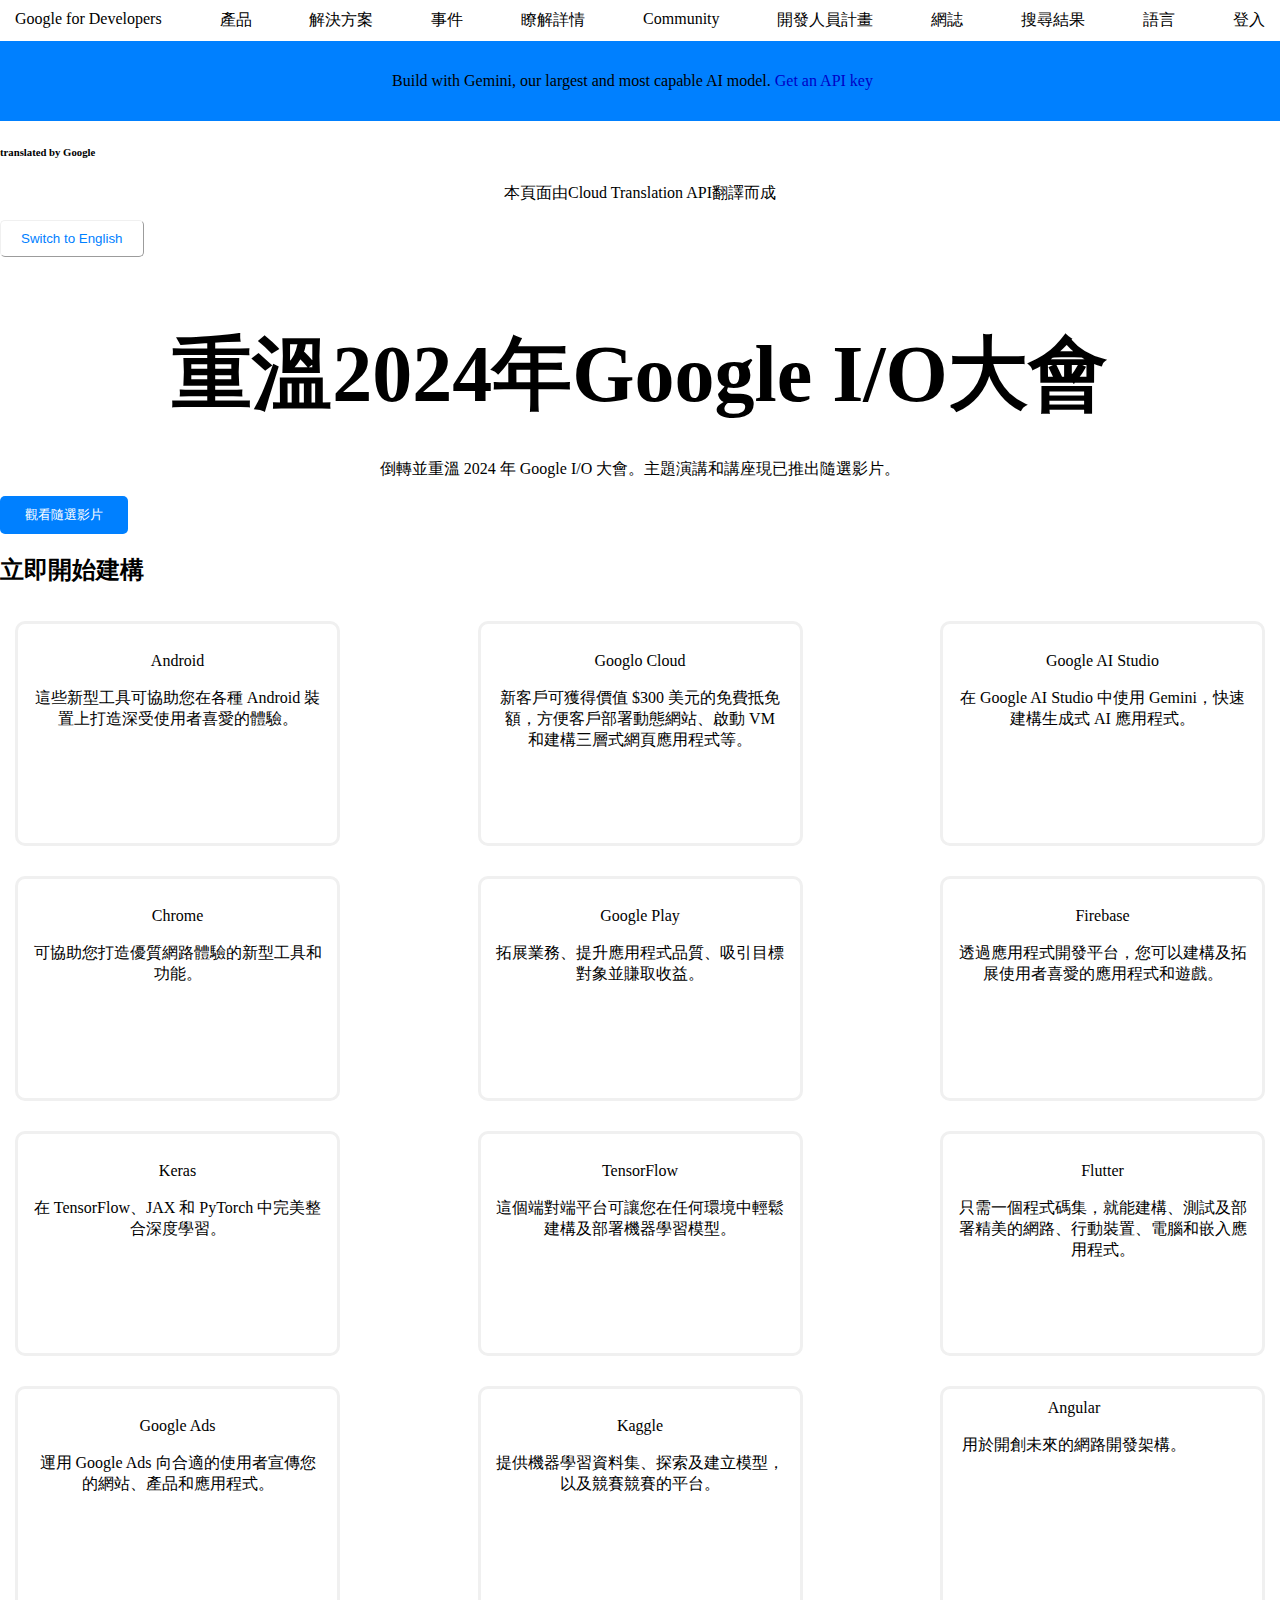
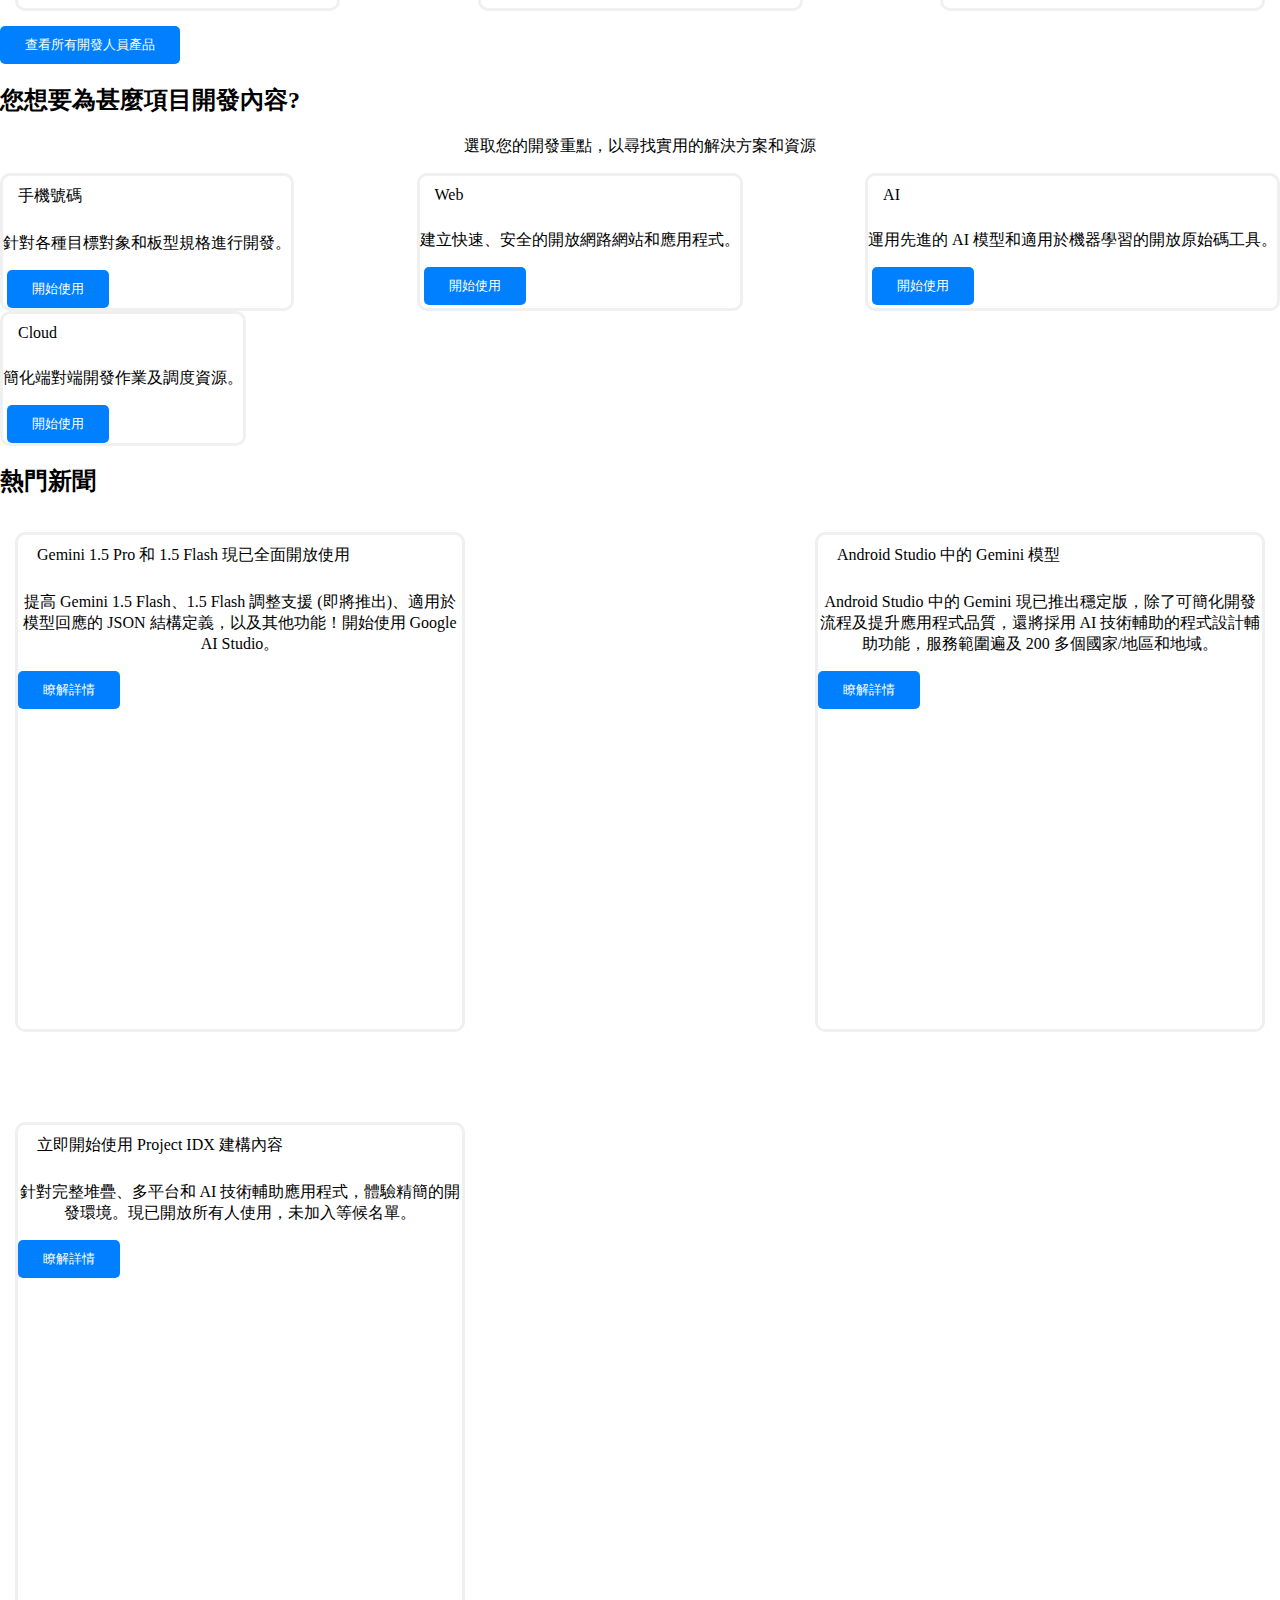
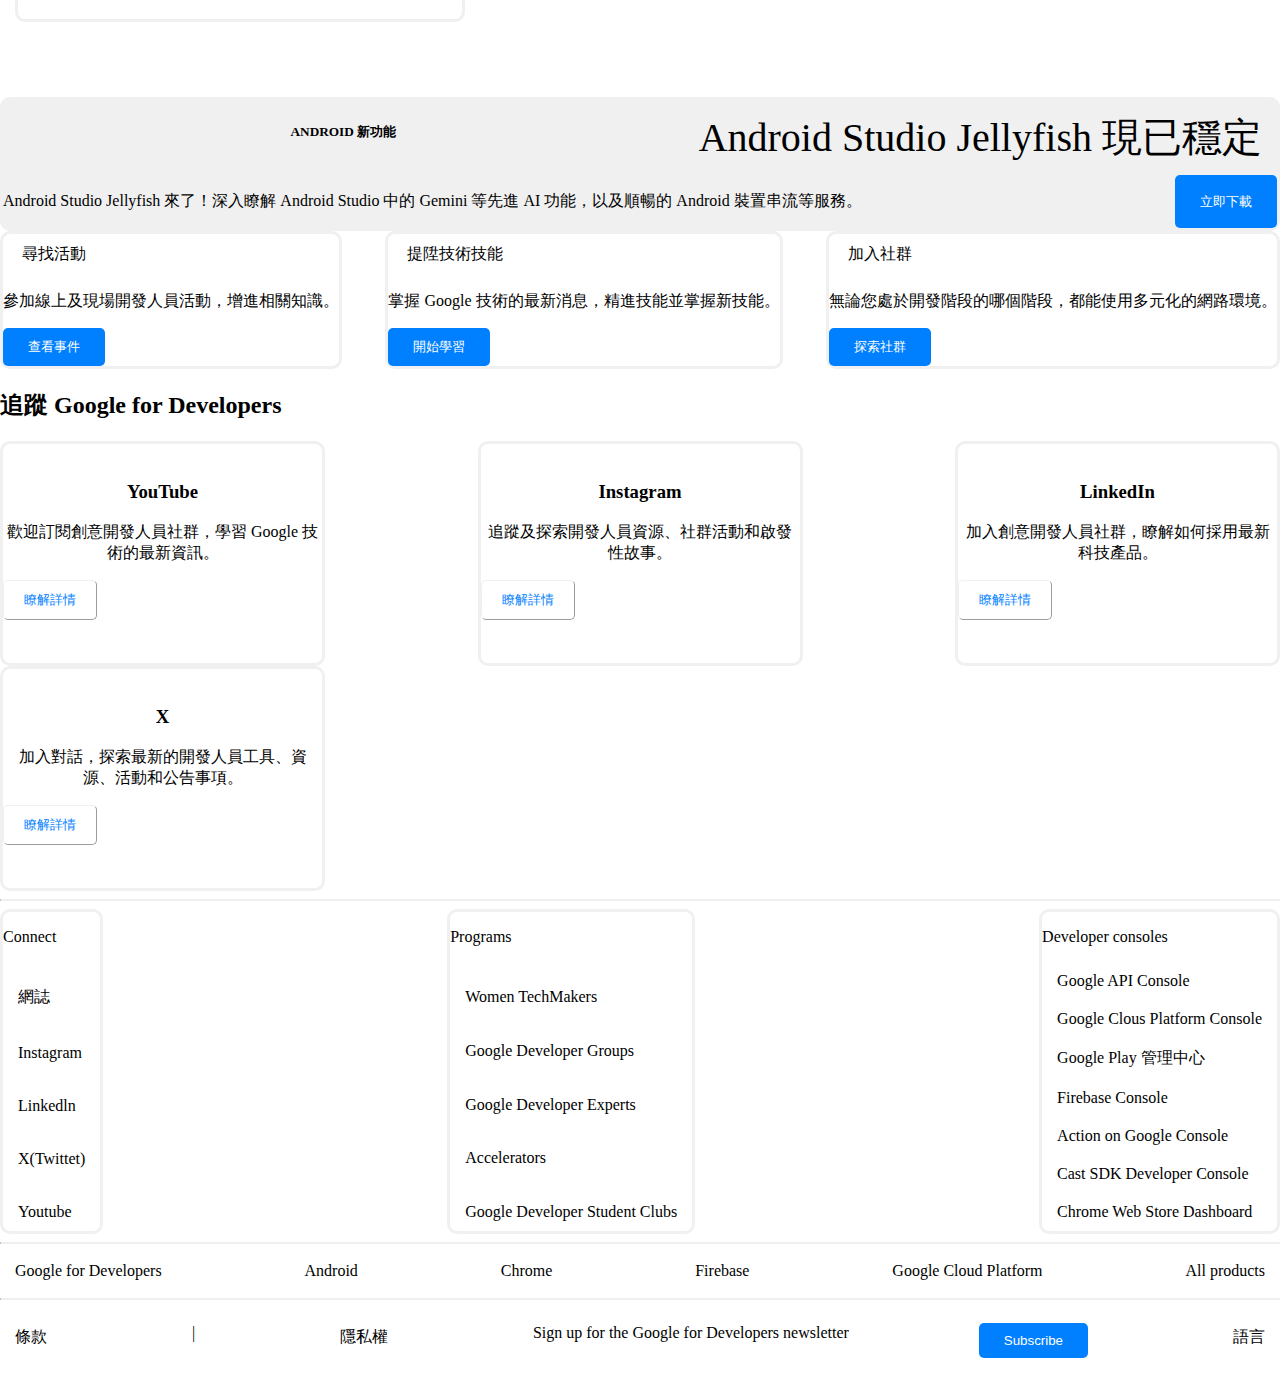
<file: Week-1/Assignment-4/index.html>
<!DOCTYPE html>
<html lang="en">
  <head>
    <meta charset="UTF-8">
    <meta name="viewport" content="width=device-width, initial-scale=1.0">
    
    <title>Google開發人員專區 - 從AI和雲端，到行動裝置和網頁 | Google for Developers </title>
    
    <link rel="stylesheet" href="css/style.css">
    <link rel="stylesheet" href="css/flexbox.css">
    
  </head>
    
  <body>
    
    <nav class="main-nav">
        <div>
            <a href="#">Google for Developers</a>
        </div>
        
        <div class="item-1 item">
            <a href="#">產品</a>
        </div>
        
        <div class="item-2 item">
            <a href="#">解決方案</a>
        </div>
        
        <div class="item-3 item">
            <a href="#">事件</a>
        </div>
        
        <div class="item-4 item">
            <a href="#">瞭解詳情</a>
        </div>
        
        <div class="item-5 item">
             <a href="#">Community</a>
        </div>

        <div class="item-6 item">
            <a href="#">開發人員計畫</a>
        </div>

        <div class="item-7 item">
            <a href="#">網誌</a>
        </div>

        <div class="item-8 item">
            <a href="#">搜尋結果</a>
        </div>

        <div class="item-9 item">
            <a href="#">語言</a>
        </div>

        <div class="item-10 item">
            <a href="#">登入</a>
        </div>
    </nav>

    <main class="main">

        <section class="first-sec">
            <p>
                Build with Gemini, our largest and most capable AI model.
                <a href="#">Get an API key</a>
            </p>
        </section>

        <section class="second-sec">
            <p>
                <h6>translated by Google</h6>
                <p>本頁面由Cloud Translation API翻譯而成</p>
            </p>

            <button class="white">Switch to English</button>
        </section>

        <section class="third-sec">
            <h1>重溫2024年Google I/O大會</h1>
            <p>倒轉並重溫 2024 年 Google I/O 大會。主題演講和講座現已推出隨選影片。</p>
            <button>觀看隨選影片</button>
            <img>
        </section>

        <section class="fourth-sec">
            
        </section>

        <section class="fifth-sec">
            <h2>立即開始建構</h2>
            <div class="container">
                <div>
                    <img>
                    <a href="#">
                        Android<br>
                        <br>
                        這些新型工具可協助您在各種 Android 裝置上打造深受使用者喜愛的體驗。
                    </a>
                </div>
                <div>
                    <img>
                    <a href="#">
                        Googlo Cloud<br>
                        <br>
                        新客戶可獲得價值 $300 美元的免費抵免額，方便客戶部署動態網站、啟動 VM 和建構三層式網頁應用程式等。
                    </a>
                </div>
                <div>
                    <img>
                    <a href="#">
                        Google AI Studio<br>
                        <br>
                        在 Google AI Studio 中使用 Gemini，快速建構生成式 AI 應用程式。
                    </a>
                </div>
                <div>
                    <img>
                    <a href="#">
                        Chrome<br>
                        <br>
                        可協助您打造優質網路體驗的新型工具和功能。
                    </a>
                </div>
                <div>
                    <img>
                    <a href="#">
                        Google Play<br>
                        <br>
                        拓展業務、提升應用程式品質、吸引目標對象並賺取收益。
                    </a>
                </div>
                <div>
                    <img>
                    <a href="#">
                        Firebase<br>
                        <br>
                        透過應用程式開發平台，您可以建構及拓展使用者喜愛的應用程式和遊戲。
                    </a>
                </div>
                <div>
                    <img>
                    <a href="#">
                        Keras<br>
                        <br>
                        在 TensorFlow、JAX 和 PyTorch 中完美整合深度學習。
                    </a>
                </div>
                <div>
                    <img>
                    <a href="#">
                        TensorFlow<br>
                        <br>
                        這個端對端平台可讓您在任何環境中輕鬆建構及部署機器學習模型。
                    </a>
                </div>
                <div>
                    <img>
                    <a href="#">
                        Flutter<br>
                        <br>
                        只需一個程式碼集，就能建構、測試及部署精美的網路、行動裝置、電腦和嵌入應用程式。
                    </a>
                </div>
                <div>
                    <img>
                    <a href="#">
                        Google Ads<br>
                        <br>
                        運用 Google Ads 向合適的使用者宣傳您的網站、產品和應用程式。
                    </a>
                </div>
                <div>
                    <img>
                    <a href="#">
                        Kaggle<br>
                        <br>
                        提供機器學習資料集、探索及建立模型，以及競賽競賽的平台。
                    </a>
                </div>
                <div>
                    <img>
                    <a href="#">
                        Angular<br>
                        <br>
                        用於開創未來的網路開發架構。
                    </a>
                </div>
            </div>

            <button>查看所有開發人員產品</button>

        </section>

        <section class="six-sec">
            <h2>您想要為甚麼項目開發內容?</h2>
            <p>選取您的開發重點，以尋找實用的解決方案和資源</p>
            <div class="container">
                <div>
                    <a href="#">手機號碼</a>
                    <p>針對各種目標對象和板型規格進行開發。</p>
                    <img>
                    <button>開始使用</button>
                </div>
                <div>
                    <a href="#">Web</a>
                    <p>建立快速、安全的開放網路網站和應用程式。</p>
                    <img>
                    <button>開始使用</button>
                </div>
                <div>
                    <a href="#">AI</a>
                    <p>運用先進的 AI 模型和適用於機器學習的開放原始碼工具。</p>
                    <img>
                    <button>開始使用</button>
                </div>
                <div>
                    <a href="#">Cloud</a>
                    <p>簡化端對端開發作業及調度資源。</p>
                    <img>
                    <button>開始使用</button>
                </div>
            </div>
        </section>

        <section class="seven-sec">
            <h2>熱門新聞</h2>
            <div class="container">
                <div>
                    <img>
                    <a href="#">Gemini 1.5 Pro 和 1.5 Flash 現已全面開放使用</a>
                    <p>提高 Gemini 1.5 Flash、1.5 Flash 調整支援 (即將推出)、適用於模型回應的 JSON 結構定義，以及其他功能！開始使用 Google AI Studio。</p>
                    <button>瞭解詳情</button>
                </div>
                <div>
                    <img>
                    <a href="#">Android Studio 中的 Gemini 模型</a>
                    <p>Android Studio 中的 Gemini 現已推出穩定版，除了可簡化開發流程及提升應用程式品質，還將採用 AI 技術輔助的程式設計輔助功能，服務範圍遍及 200 多個國家/地區和地域。</p>
                    <button>瞭解詳情</button>
                </div>
                <div>
                    <img>
                    <a href="#">立即開始使用 Project IDX 建構內容</a>
                    <p>針對完整堆疊、多平台和 AI 技術輔助應用程式，體驗精簡的開發環境。現已開放所有人使用，未加入等候名單。</p>
                    <button>瞭解詳情</button>
                </div>
            </div>
        </section>

        <section class="eighth-sec">
            <div class="container">
                <img>
                <h5>ANDROID 新功能</h5>
                <a href="#">Android Studio Jellyfish 現已穩定</a>
                <p>Android Studio Jellyfish 來了！深入瞭解 Android Studio 中的 Gemini 等先進 AI 功能，以及順暢的 Android 裝置串流等服務。</p>
                <button>立即下載</button>
            </div>
        </section>

        <section class="nenth-sec">
            <div class="container">
                <div>
                    <img>
                    <a href="#">尋找活動</a>
                    <p>參加線上及現場開發人員活動，增進相關知識。</p>
                    <button>查看事件</button>
                </div>

                <div>
                    <img>
                    <a href="#">提陞技術技能</a>
                    <p>掌握 Google 技術的最新消息，精進技能並掌握新技能。</p>
                    <button>開始學習</button>
                </div>

                <div>
                    <img>
                    <a href="#">加入社群</a>
                    <p>無論您處於開發階段的哪個階段，都能使用多元化的網路環境。</p>
                    <button>探索社群</button>
                </div>
            </div>
        </section>

        <section class="tenth-sec">
            <h2>追蹤 Google for Developers</h2>
            <div class="container">
                <div>
                    <img>
                    <h3>YouTube</h3>
                    <p>歡迎訂閱創意開發人員社群，學習 Google 技術的最新資訊。</p>
                    <button class="white">瞭解詳情</button>
                </div>
                <div>
                    <img>
                    <h3>Instagram</h3>
                    <p>追蹤及探索開發人員資源、社群活動和啟發性故事。</p>
                    <button class="white">瞭解詳情</button>
                </div>
                <div>
                    <img>
                    <h3>LinkedIn</h3>
                    <p>加入創意開發人員社群，瞭解如何採用最新科技產品。</p>
                    <button class="white">瞭解詳情</button>
                </div>
                <div>
                    <img>
                    <h3>X</h3>
                    <p>加入對話，探索最新的開發人員工具、資源、活動和公告事項。</p>
                    <button class="white">瞭解詳情</button>
                </div>
            </div>
            
        </section>

        <hr>

        <section class="eleventh-sec">
            <div class="container">
                <div class="container-column">
                    <p>Connect</p>
                    <a href="#">網誌</a>
                    <a href="#">Instagram</a>
                    <a href="#">Linkedln</a>
                    <a href="#">X(Twittet)</a>
                    <a href="#">Youtube</a>
                </div>
                <div class="container-column">
                    <p>Programs</p>
                    <a href="#">Women TechMakers</a>
                    <a href="#">Google Developer Groups</a>
                    <a href="#">Google Developer Experts</a>
                    <a href="#">Accelerators</a>
                    <a href="#">Google Developer Student Clubs</a>
                </div>
                <div class="container-column">
                    <p>Developer consoles</p>
                    <a href="#">Google API Console</a>
                    <a href="#">Google Clous Platform Console</a>
                    <a href="#">Google Play 管理中心</a>
                    <a href="#">Firebase Console</a>
                    <a href="#">Action on Google Console</a>
                    <a href="#">Cast SDK Developer Console</a>
                    <a href="#">Chrome Web Store Dashboard</a>
                </div>
            </div>
            
        </section>
        
        <hr>

        <section class="twelfth-sec">
            <div class="sub-nav">
                <div>
                    <a href="#">Google for Developers</a>
                </div>
                
                <div class="item-11 item">
                    <a href="#">Android</a>
                </div>
                
                <div class="item-12 item">
                    <a href="#">Chrome</a>
                </div>
                
                <div class="item-13 item">
                    <a href="#">Firebase</a>
                </div>
                
                <div class="item-14 item">
                    <a href="#">Google Cloud Platform</a>
                </div>
                
                <div class="item-15 item">
                     <a href="#">All products</a>
                </div>
            </div>
        </section>
    </main>
    
    <hr>

    <footer>
        <a href="#">條款</a>
        <p> | </p>
        <a href="#">隱私權</a>
        <p>Sign up for the Google for Developers newsletter</p>
        <button>Subscribe</button>
        <div class="item-9 item">
            <a href="#">語言</a>
        </div>
    </footer>

  </body>
  
</html>
</file>
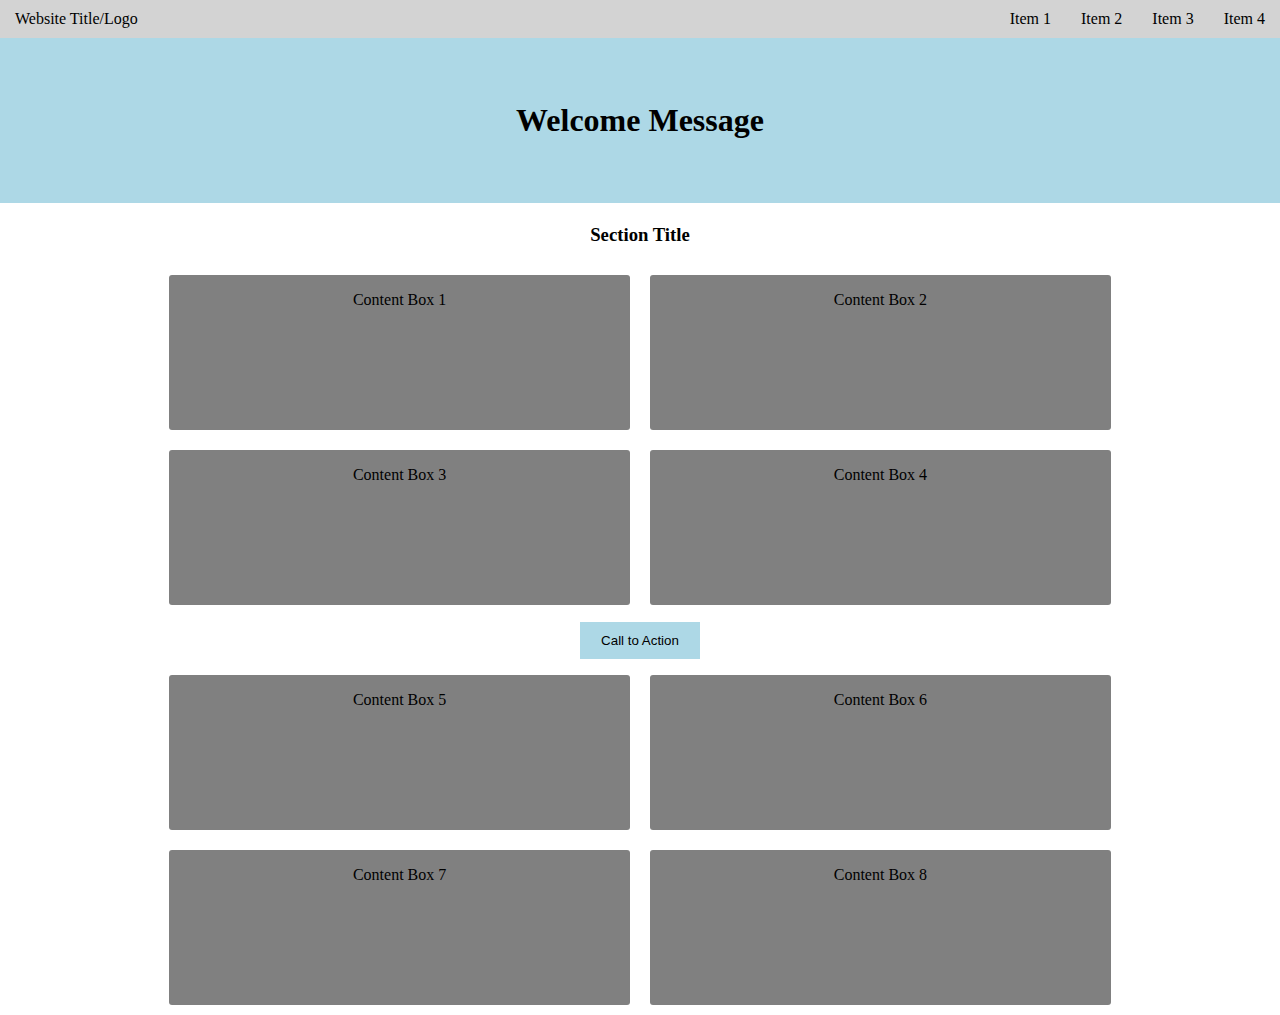
<file: Week-2/Assignment-4/index.html>
<!DOCTYPE html>
<html lang="en">
  <head>
    <meta charset="UTF-8">
    <meta name="viewport" content="width=device-width, initial-scale=1.0">
    
    <title>Website Title/Logo</title>
    
    <link rel="stylesheet" href="css/style.css">
    <link rel="stylesheet" href="css/flexbox.css">
    
  </head>
    
  <body>
    
    <main class="main">
      
      <nav class="main-nav">
          
          <div class="title">
            <a>Website Title/Logo</a>
          </div>
          
          <div class="item-1 item">
            <a href="#">Item 1</a>
          </div>
          
          <div class="item-2 item">
            <a href="#">Item 2</a>
          </div>
          
          <div class="item-3 item">
            <a href="#">Item 3</a>
          </div>
          
          <div class="item-4 item">
            <a href="#">Item 4</a>
          </div>
          
        </nav> 
      
      <section class="main-header">
        
        <h1>Welcome Message</h1>
        
      </section>
      
      <section>
      
        <h3>Section Title</h3>
        
        <div class="content">
          
          <div class="Box-1 Box">
            <p>Content Box 1</p>
          </div>
          
          <div class="Box-2 Box">
            <p>Content Box 2</p>
          </div>
          
          <div class="Box-3 Box">
            <p>Content Box 3</p>
          </div>
          
          <div class="Box-4 Box">
            <p>Content Box 4</p>
          </div>
          
        </div> 
        
      </section>
    
      <footer class="main-footer">
            
        <button>
          <a href="#">Call to Action</a>
        </button>
            
      </footer>

      <section>
      
        <div class="content">
          
          <div class="Box-5 Box">
            <p>Content Box 5</p>
          </div>
          
          <div class="Box-6 Box">
            <p>Content Box 6</p>
          </div>
          
          <div class="Box-7 Box">
            <p>Content Box 7</p>
          </div>
          
          <div class="Box-8 Box">
            <p>Content Box 8</p>
          </div>
          
        </div> 
        
      </section>
      
    </main>
    <script src="script.js"></script>
  </body>
  
</html>
</file>
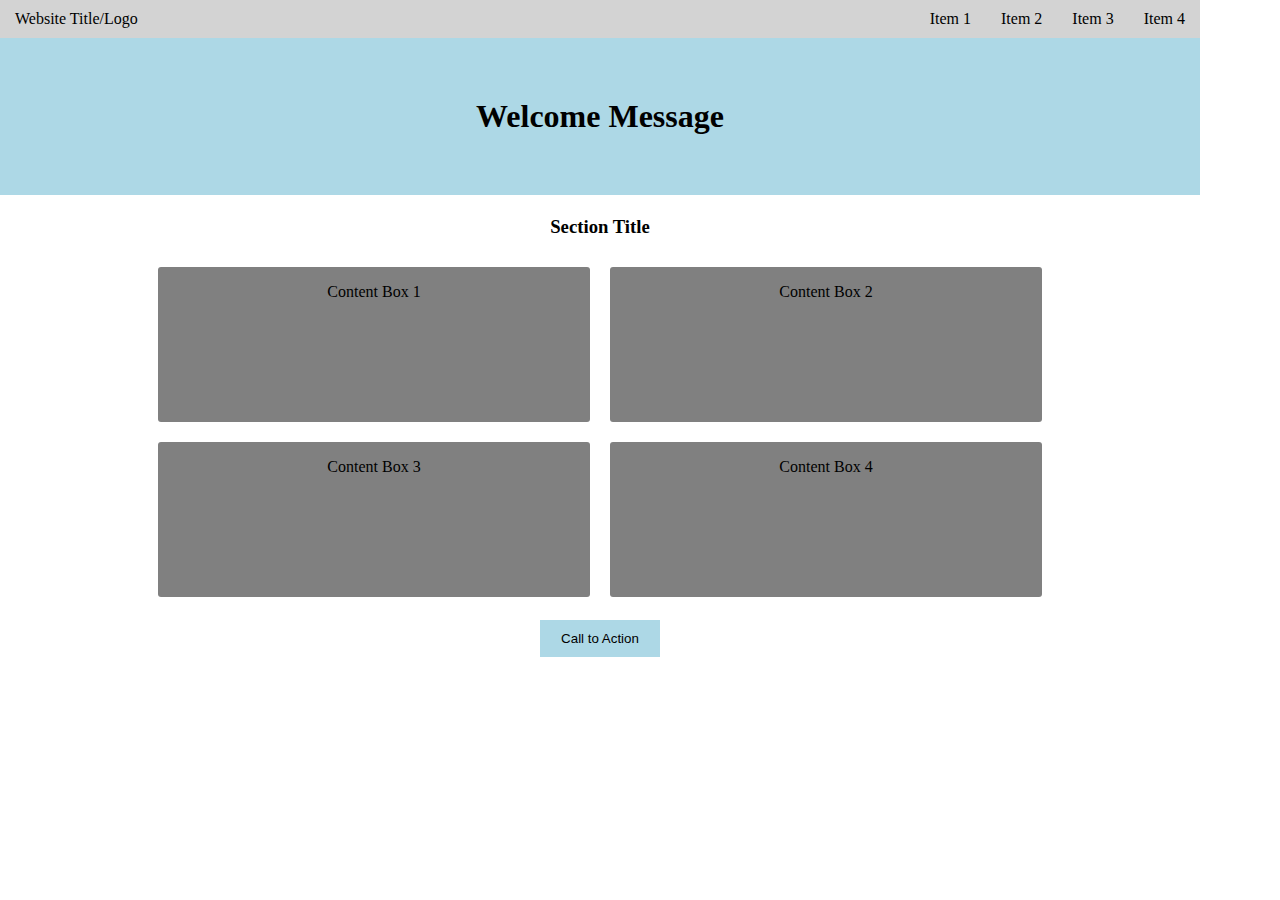
<file: Week-1/Assignment-2/project/index.html>
<!DOCTYPE html>
<html lang="en">
  <head>
    <meta charset="UTF-8">
    <meta name="viewport" content="width=device-width, initial-scale=1.0">
    
    <title>Website Title/Logo</title>
    
    <link rel="stylesheet" href="css/style.css">
    <link rel="stylesheet" href="css/flexbox.css">
    
  </head>
    
  <body>
    
    <main class="main">
      
      <nav class="main-nav">
          
          <div class="title">
            <a>Website Title/Logo</a>
          </div>
          
          <div class="item-1 item">
            <a href="#">Item 1</a>
          </div>
          
          <div class="item-2 item">
            <a href="#">Item 2</a>
          </div>
          
          <div class="item-3 item">
            <a href="#">Item 3</a>
          </div>
          
          <div class="item-4 item">
            <a href="#">Item 4</a>
          </div>
          
        </nav> 
      
      <section>
        
        <h1>Welcome Message</h1>
        
      </section>
      
      <section>
      
        <h3>Section Title</h3>
        
        <div class="content">
          
          <div class="Box-1 Box">
            <p>Content Box 1</p>
          </div>
          
          <div class="Box-2 Box">
            <p>Content Box 2</p>
          </div>
          
          <div class="Box-3 Box">
            <p>Content Box 3</p>
          </div>
          
          <div class="Box-4 Box">
            <p>Content Box 4</p>
          </div>
          
        </div> 
        
      </section>
    
      <footer class="main-footer">
            
        <button>
          <a href="#">Call to Action</a>
        </button>
            
      </footer>
      
    </main>
    
  </body>
  
</html>
</file>
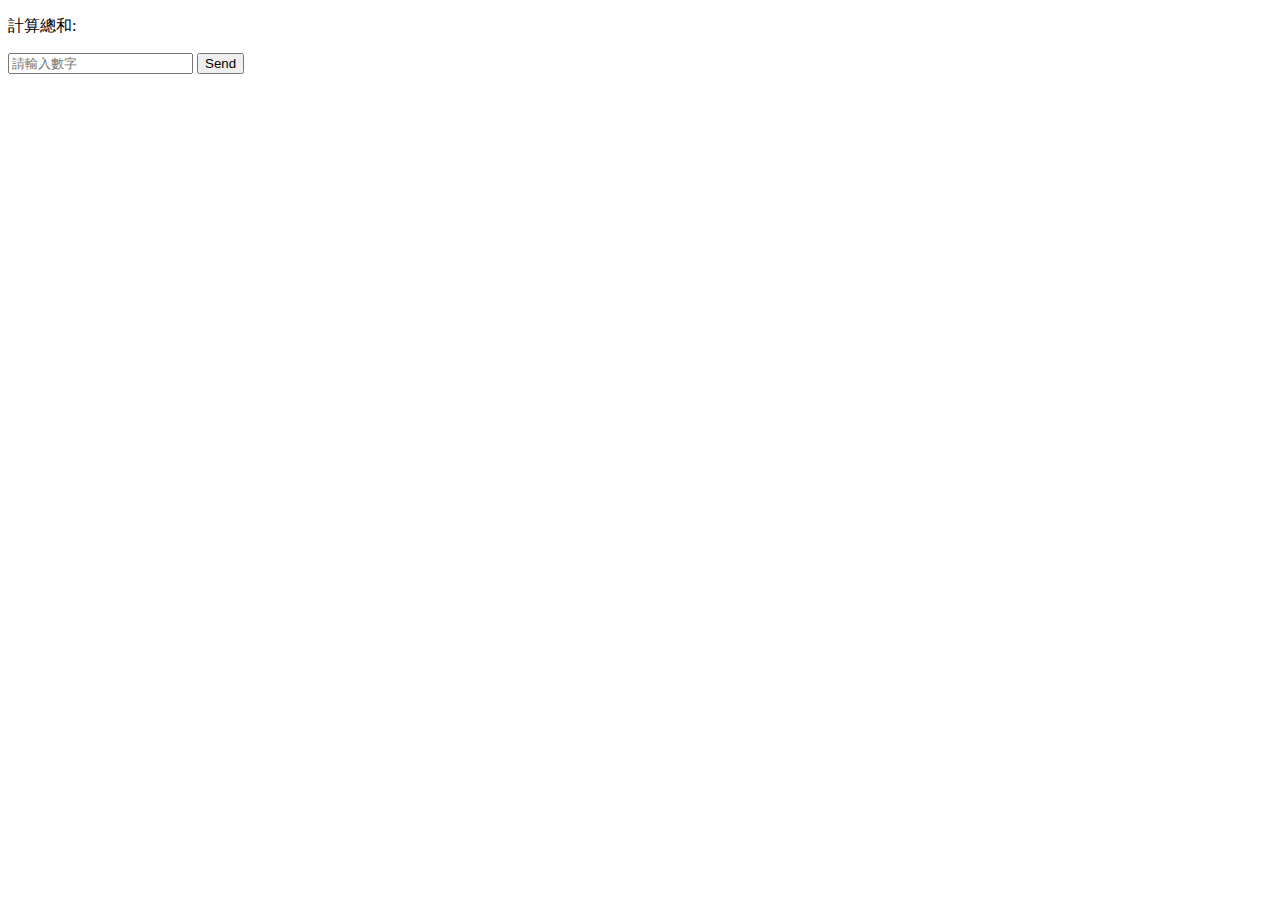
<file: Week-3/Assignments/src/main/resources/static/sum.html>
<!DOCTYPE html>
<html lang="en">
<head>
    <meta charset="UTF-8">
    <title>Sum</title>
</head>
    <body>
        <div id="demo">
            <p>計算總和:</p>
            <input placeholder="請輸入數字">
            <button onclick="callSum()">Send</button>
        </div>
        <script src="script.js"></script>
    </body>
</html>
</file>
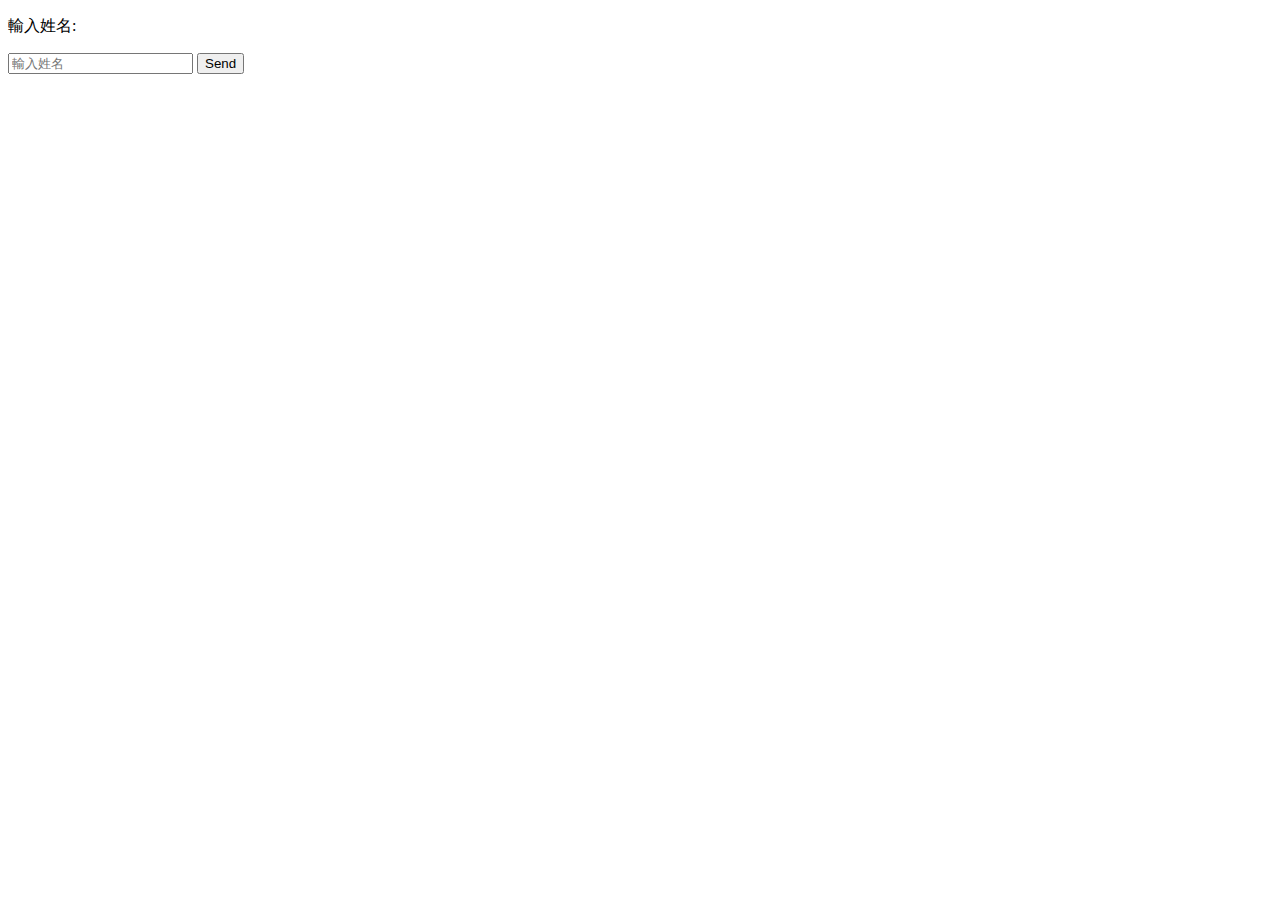
<file: Week-3/Assignments/src/main/resources/static/trackName.html>
<!DOCTYPE html>
<html lang="en" xmlns:th="http://www.thymeleaf.org">
<head>
    <meta charset="UTF-8">
    <title>trackName</title>
</head>
    <body>
        <div id="demo">
            <p>輸入姓名:</p>
            <input placeholder="輸入姓名">
            <button>Send</button>
        </div>
    <script src="track.js"></script>
    </body>
</html>
</file>
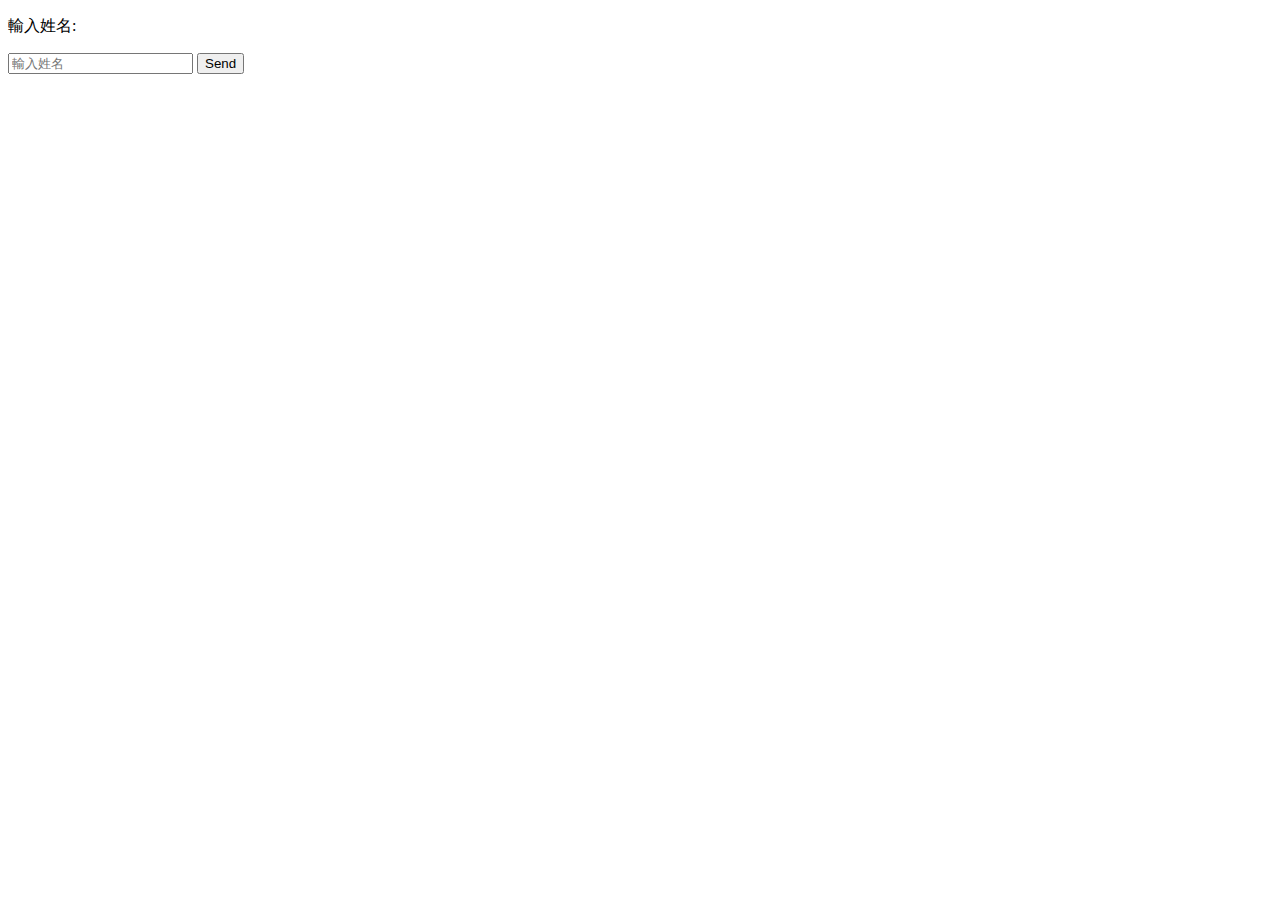
<file: Week-3/Assignments/src/main/resources/templates/trackName.html>
<!DOCTYPE html>
<html lang="en" xmlns:th="http://www.thymeleaf.org">
<head>
    <meta charset="UTF-8">
    <title>trackName</title>
</head>
    <body>
        <div id="demo">
            <p>輸入姓名:</p>
            <input placeholder="輸入姓名">
            <button>Send</button>
        </div>
    <script>
        const xhr = new XMLHttpRequest();

        let text = document.getElementsByTagName("p")[0];

        let cookie = document.cookie;

        if( document.getElementsByTagName("button")[0] != null ) {
            document.getElementsByTagName("button")[0].addEventListener('click', trackName);
        } else {
            text.innerHTML = `<p>cookie為: ${document.cookie}</p>`;
        }

        function trackName() {

            let name = document.getElementsByTagName("input")[0].value;
            let html = `http://localhost:3000/trackName?name=${name}`;

            xhr.open("GET", html);

            xhr.send();

            xhr.onreadystatechange = function() {
                if (xhr.readyState === 4 && xhr.status === 200) {

                    document.cookie = `username=${name}`;
                    // text.innerHTML = `<p>cookie為: ${document.cookie}</p>`;
                    document.location.href = 'http://localhost:3000/myName';

                } else {

                    console.log("error" + xhr.readyState);

                }
            }
        }
    </script>
    </body>
</html>
</file>
<file: Week-1/Assignment-4/css/style.css>
*{
    box-sizing: border-box;
}
  
body {
    color: black;
    margin: 0; 
}

.title p,
button {
    color: white;
}

.first-sec a {
    color: #0000C6;
    margin-left: -15px;
}
  
div.Box {
    margin: 10px;
    border-radius: 3px;
    width: 40%;
    background: #F0F0F0;
}
  
a {
    text-decoration: none;
    display: inline-block;
    padding: 10px 15px;
}

h1,
h3,
a,
p {
    color: black;
    text-align: center;
}

hr {
    border-top: 1px solid #F0F0F0;
}

footer {
    height: 50px;;
    display: flex;
    justify-content: center;
    align-items: flex-end;
    margin-bottom: 25px;
}

/* button */

button {
    border-width: 0;
    background: #0080FF;
    padding: 10px 25px;
    border-radius: 5px;
}
button.white {
    background: white;
    color: #0080FF;
    padding: 10px 20px;
    border-color: #F0F0F0;
    border-width: 1px;
}
button.white:hover {
    background: #ECF5FF
}

/*  */

.first-sec {
    background-color: #0080FF;
    padding: 5px 0;
}

.third-sec h1{
    border: 0;
    margin-top: 0;
    padding: 5%;
    font-size: 80px;
    margin-bottom: -50px;
}

.container div {
    border-style: solid;
    border-color: #F0F0F0;
    border-radius: 10px;
}

.fifth-sec div div{
    width: 325px;
    height: 225px;

    margin: 15px 15px;
}

.seven-sec div {
    margin: 0 15px 0 15px;
}

.seven-sec div div {
    width: 450px;
    height: 500px;

    margin: 15px 0 75px 0;
}

.eighth-sec div {
    border-style: solid;
    border-color: #F0F0F0;
    border-radius: 10px;

    background-color: #F0F0F0;
}

.eighth-sec a {
    font-size: 40px;
}

.tenth-sec div div{
    width: 325px;
    height: 225px;
}

.eleventh-sec {
    border: none;
}

.main {
    justify-content: center;
}
  
.content {
    height: 350px;
    width: 90%;
    margin: auto;
}
</file>
<file: Week-1/Assignment-4/css/flexbox.css>
.main-nav,
.sub-nav,
.container,
footer {
    display: flex;
    flex-direction: row;
    flex-wrap: wrap;
    
    justify-content: space-between;
}
  
footer {
    margin-top: auto;
    align-self: center;
}

.eleventh-sec.container{
    display: flex;
    flex-direction: column;
    flex-wrap: wrap;

    justify-content: space-around;
}

.container-column {
    display: flex;
    flex-direction: column;
    flex-wrap: wrap;
    
    justify-content: space-between;

    align-items: flex-start;
}
</file>
<file: Week-2/Assignment-4/css/style.css>
*{
  box-sizing: border-box;
}

body {
    color: black;
    margin: 0;
}

div.Box {
  margin: 10px;
	border-radius: 3px;
  width: 40%;
  background: grey;
}

a {
    text-decoration: none;
    text-align: center;
    display: inline-block;
    padding: 10px 15px;
}

h1 {
  background: lightblue;
  border: 0;
  margin-top: 0;
  padding: 5%;
}

h1,
h3,
a,
p {
  color: black;
  text-align: center;
}

button {
  border: none;
  background: lightblue;
  margin: auto;
}

/* .Box-5,
.Box-6,
.Box-7,
.Box-8 {
  display: none;
} */

.main {
  justify-content: center;
}

.main-nav {
  background: lightgrey;
}

.content {
  height: 350px;
  width: 90%;
  margin: auto;
}

.main-footer {
  height: 50px;;
  display: flex;
  justify-content: center;
  align-items: flex-end;
}
</file>
<file: Week-2/Assignment-4/css/flexbox.css>
.main-nav {
  display: flex;
  flex-direction: row;
  flex-wrap: wrap;
  
  justify-content: space-around;
}

.title {
  flex-grow: 2;
}

.content {
  display: flex;
  flex-direction: row;
  flex-wrap: wrap;
  
  justify-content: center;
}

.main-footer {
  margin-top: auto;
  align-self: center;
}

/* @media screen and (min-width: 1200px) {
    body {
      width: 1200px;
    }
} */

@media screen and (max-width: 520px) {
    div.Box {
      width: 450px;
    }
}
</file>
<file: Week-1/Assignment-2/project/css/style.css>
*{
  box-sizing: border-box;
}

body {
    color: black;
    margin: 0;
}

div.Box {
  margin: 10px;
	border-radius: 3px;
  width: 40%;
  background: grey;
}

a {
    text-decoration: none;
    text-align: center;
    display: inline-block;
    padding: 10px 15px;
}

h1 {
  background: lightblue;
  border: 0;
  margin-top: 0;
  padding: 5%;
}

h1,
h3,
a,
p {
  color: black;
  text-align: center;
}

button {
  border: none;
  background: lightblue;
}

.main {
  justify-content: center;
}

.main-nav {
  background: lightgrey;
}

.content {
  height: 350px;
  width: 90%;
  margin: auto;
}

.main-footer {
  height: 50px;;
  display: flex;
  justify-content: center;
  align-items: flex-end;
}
</file>
<file: Week-1/Assignment-2/project/css/flexbox.css>
.main-nav {
  display: flex;
  flex-direction: row;
  flex-wrap: wrap;
  
  justify-content: space-around;
}

.title {
  flex-grow: 2;
}

.content {
  display: flex;
  flex-direction: row;
  flex-wrap: wrap;
  
  justify-content: center;
}

.main-footer {
  margin-top: auto;
  align-self: center;
}

@media screen and (min-width: 1200px) {
    body {
      width: 1200px;
    }
}

@media screen and (max-width: 520px) {
    div.Box {
      width: 450px;
    }
}
</file>
